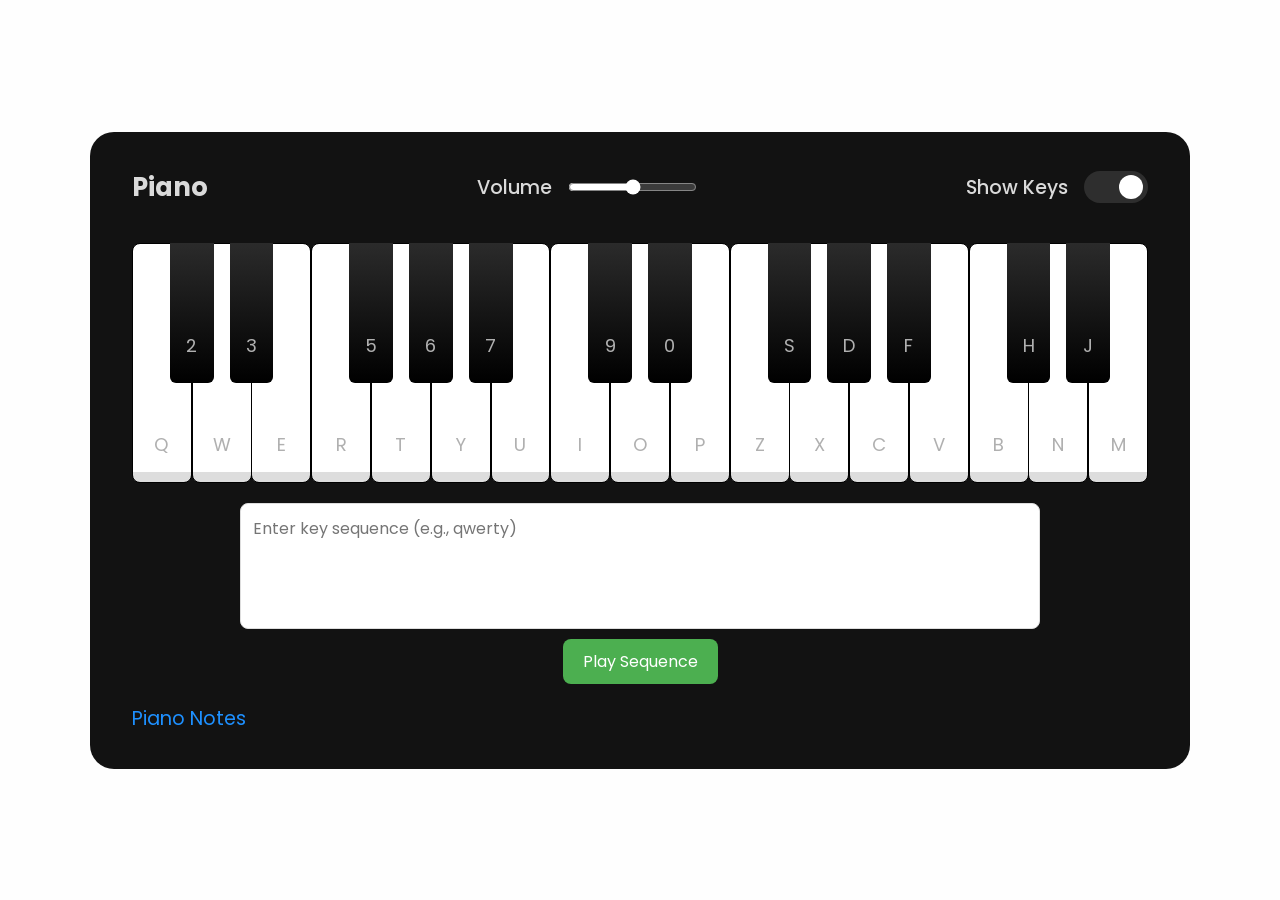
<file: index.html>
<!DOCTYPE html>
<html lang="en">
<head>
    <meta charset="UTF-8">
    <meta http-equiv="X-UA-Compatible" content="IE=edge">
    <meta name="viewport" content="width=device-width, initial-scale=1.0">
    <title>Piano</title>
    <link rel="stylesheet" href="styles.css">
    <link href="piano.ico" rel="icon">
    <script src="script.js" defer></script>
</head>
<body>
    <div class="wrapper">
        <header>
            <h2>Piano</h2>
            <div class="column volume-slider">
                <span>Volume</span> <input type="range" min="0" max="1" value="0.5" step="any">
            </div>
            <div class="column keys-checkbox">
                <span>Show Keys</span> <input type="checkbox" checked>
            </div>
        </header>
        <ul class="piano-keys">
            <li class="key white" data-key="q"><span>q</span></li>
            <li class="key black" data-key="2"><span>2</span></li>
            <li class="key white" data-key="w"><span>w</span></li>
            <li class="key black" data-key="3"><span>3</span></li>
            <li class="key white" data-key="e"><span>e</span></li>
            <li class="key white" data-key="r"><span>r</span></li>
            <li class="key black" data-key="5"><span>5</span></li>
            <li class="key white" data-key="t"><span>t</span></li>
            <li class="key black" data-key="6"><span>6</span></li>
            <li class="key white" data-key="y"><span>y</span></li>
            <li class="key black" data-key="7"><span>7</span></li>
            <li class="key white" data-key="u"><span>u</span></li>
            <li class="key white" data-key="i"><span>i</span></li>
            <li class="key black" data-key="9"><span>9</span></li>
            <li class="key white" data-key="o"><span>o</span></li>
            <li class="key black" data-key="0"><span>0</span></li>
            <li class="key white" data-key="p"><span>p</span></li>
            <li class="key white" data-key="z"><span>z</span></li>
            <li class="key black" data-key="s"><span>s</span></li>
            <li class="key white" data-key="x"><span>x</span></li>
            <li class="key black" data-key="d"><span>d</span></li>
            <li class="key white" data-key="c"><span>c</span></li>
            <li class="key black" data-key="f"><span>f</span></li>
            <li class="key white" data-key="v"><span>v</span></li>
            <li class="key white" data-key="b"><span>b</span></li>
            <li class="key black" data-key="h"><span>h</span></li>
            <li class="key white" data-key="n"><span>n</span></li>
            <li class="key black" data-key="j"><span>j</span></li>
            <li class="key white" data-key="m"><span>m</span></li>
        </ul>
        <!-- New section for text input -->
        <div class="input-section">
            <textarea id="key-sequence" rows="4" placeholder="Enter key sequence (e.g., qwerty)"></textarea>
            <button id="play-sequence">Play Sequence</button>
        </div>
        <div class="link-section">
            <a href="note/all.html" target="_blank">Piano Notes</a>
        </div>
    </div>
    <!--<div id="hint">Play TTYTIU or IPC!</div>    -->
</body>
</html>
</file>
<file: styles.css>
@import url('https://fonts.googleapis.com/css2?family=Poppins&display=swap');

* {
    margin: 0;
    padding: 0;
    box-sizing: border-box;
    font-family: 'Poppins', sans-serif;
    transition: all 0.2s ease;
}

body {
    display: flex;
    align-items: center;
    justify-content: center;
    min-height: 100vh;
    background: #fefefe;
    padding: 0 10px;
    flex-direction: column;
}

.wrapper {
    background: #121212;
    width: 1100px;
    border-radius: 24px;
    padding: 36px 42px;
}

.wrapper header {
    color: #dadada;
    display: flex;
    align-items: center;
    justify-content: space-between;
}

header h2 {
    font-size: 1.6rem;
    user-select: none;
}

header .column {
    display: flex;
    align-items: center;
}

header .column span {
    font-weight: 500;
    font-size: 1.2rem;
    margin-right: 16px;
}

.volume-slider input {
    accent-color: #fff;
    outline: none;
}

.keys-checkbox input {
    appearance: none;
    background: #2e2e2e;
    width: 64px;
    height: 32px;
    border-radius: 32px;
    position: relative;
    cursor: pointer;
}

.keys-checkbox input::before {
    content: "";
    height: 24px;
    width: 24px;
    left: 5px;
    border-radius: inherit;
    background: #ababab;
    position: absolute;
    top: 50%;
    transform: translateY(-50%);
    transition: all 0.2s ease;
}

.keys-checkbox input:checked::before {
    left: 35px;
    background: #fff;
}

.piano-keys {
    display: flex;
    margin-top: 36px;
}

.piano-keys .key {
    list-style: none;
    color: #b0b0b0;
    position: relative;
    text-transform: uppercase;
    cursor: pointer;
    user-select: none;
}

.piano-keys .white {
    width: 60px;
    height: 240px;
    border-radius: 8px;
    background: linear-gradient(#fff 96%, #ddd 4%);
    border: 1px solid #000;
}

.piano-keys .white.active {
    background: linear-gradient(to bottom, #fff 0%, #ddd 100%);
    box-shadow: inset -4px 4px 24px rgba(0, 0, 0, 0.14);
}

.piano-keys .black {
    width: 44px;
    height: 140px;
    border-radius: 0 0 6px 6px;
    margin: 0 -22px 0 -22px;
    z-index: 2;
    background: linear-gradient(#2b2b2b, #000);
}

.piano-keys .black.active {
    background: linear-gradient(to bottom, #000, #2b2b2b);
    box-shadow: inset -4px 4px 14px rgba(255, 255, 255, 0.06);
}

.piano-keys span {
    position: absolute;
    bottom: 24px;
    width: 100%;
    text-align: center;
    font-size: 1.14rem;
}

.piano-keys .key.hide span {
    display: none;
}

.input-section {
    margin-top: 20px;
    display: flex;
    flex-direction: column;
    align-items: center;
}

.input-section textarea {
    width: 100%;
    max-width: 800px;
    padding: 12px;
    border-radius: 8px;
    border: 1px solid #ddd;
    font-size: 1rem;
    resize: none;
}

.input-section button {
    margin-top: 10px;
    padding: 10px 20px;
    border: none;
    border-radius: 8px;
    background-color: #4caf50;
    color: white;
    font-size: 1rem;
    cursor: pointer;
    transition: background-color 0.3s ease;
}

.input-section button:hover {
    background-color: #45a049;
}

.link-section {
    margin-top: 20px;
}

.link-section a {
    color: #1e90ff;
    text-decoration: none;
    font-size: 1.2rem;
    transition: color 0.3s ease;
}

.link-section a:hover {
    color: #1c86ee;
}

#hint {
    margin-top: 2%;
    color: #ffffff;
}

#hint:hover {
    color: #000000;
}
</file>
